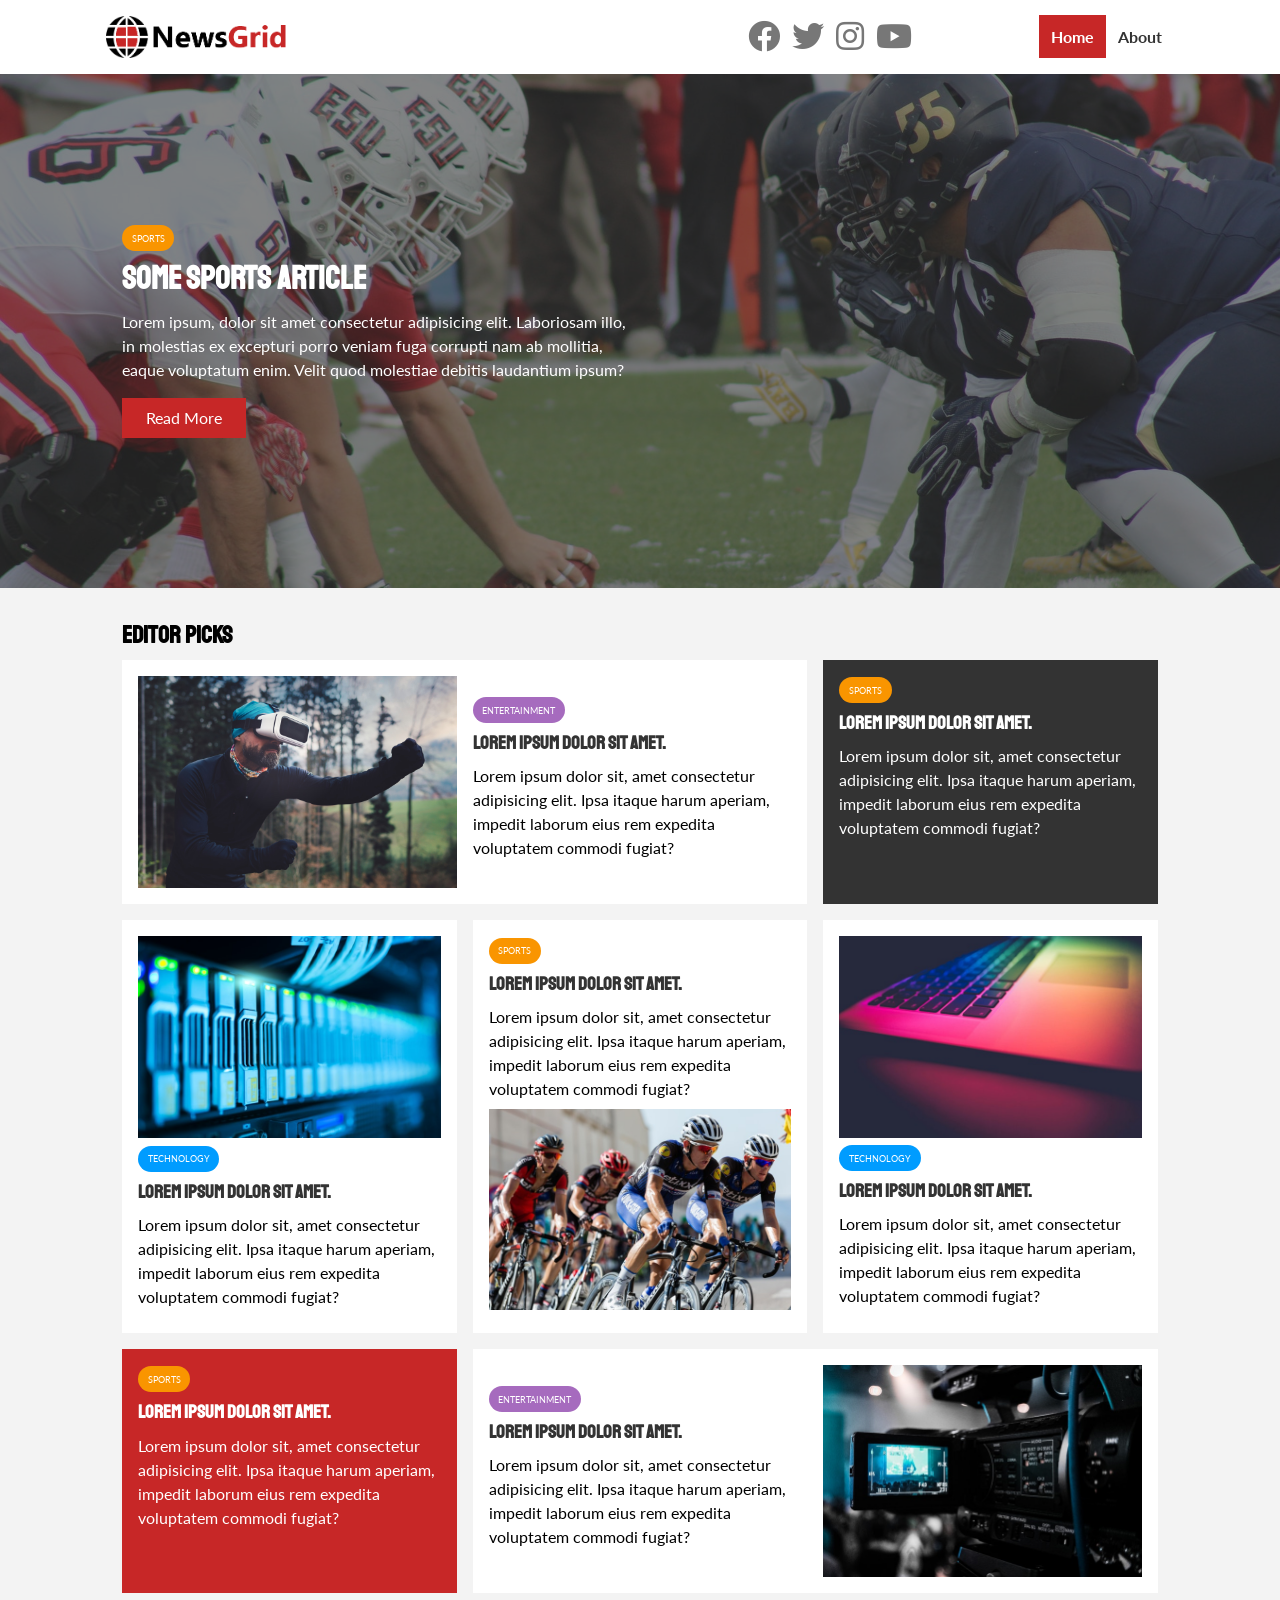
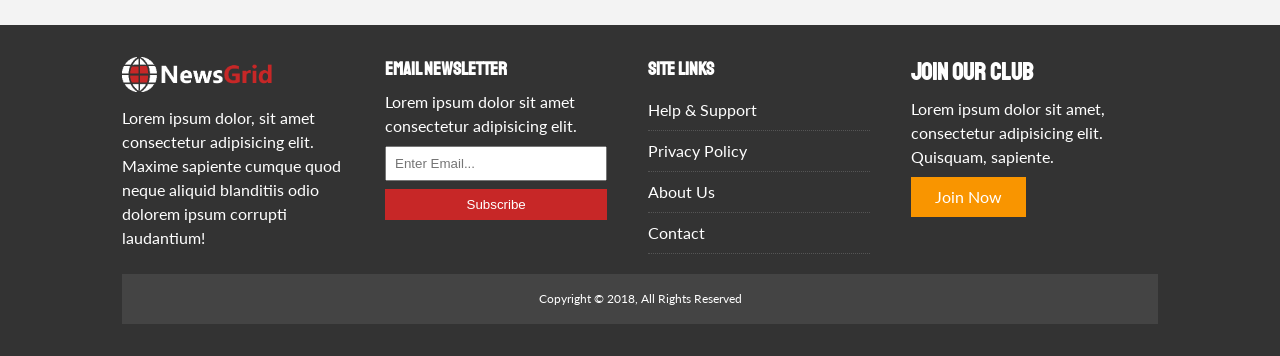
<file: index.html>
<!DOCTYPE html>
<html lang="en">

<head>
  <meta charset="UTF-8">
  <meta name="viewport" content="width=device-width, initial-scale=1.0">
  <meta http-equiv="X-UA-Compatible" content="ie=edge">
  <link rel="stylesheet" href="https://cdnjs.cloudflare.com/ajax/libs/font-awesome/5.11.2/css/all.css">
  <link href="https://fonts.googleapis.com/css?family=Lato|Staatliches&display=swap" rel="stylesheet">
  <link rel="stylesheet" href="css/style.css">
  <link rel="stylesheet" media="screen and (max-width:768px)" href="css/mobile.css">
  <link rel="shortcut icon" type="image/x-icon" href="favicon.ico">

  <title>NewsGrid | Latest News</title>
</head>

<body>
  <nav id="main-nav">
    <div class="container">
      <img src="img/logo.png" alt="NewsGrid" class="logo">
      <div class="social">
        <a href="http://facebook.com" target="_blank"><i class="fab fa-facebook fa-2x"></i></a>
        <a href="http://twitter.com/jossydadon" target="_blank"><i class="fab fa-twitter fa-2x"></i></a>
        <a href="http://instagram.com/iamjosephdaramola" target="_blank"><i class="fab fa-instagram fa-2x"></i></a>
        <a href="http://youtube.com" target="_blank"><i class="fab fa-youtube fa-2x"></i></a>
      </div>
      <ul>
        <li><a class="current" href="index.html">Home</a></li>
        <li><a href="about.html">About</a></li>
      </ul>
    </div>
  </nav>

  <!-- Showcase -->
  <header id="showcase">
    <div class="container">
      <div class="showcase-container">
        <div class="showcase-content">
          <div class="category category-sports">Sports
          </div>
          <h1>Some Sports Article</h1>
          <p>Lorem ipsum, dolor sit amet consectetur adipisicing elit. Laboriosam illo, in molestias ex excepturi
            porro veniam fuga corrupti nam ab mollitia, eaque voluptatum enim. Velit quod molestiae debitis laudantium
            ipsum?</p>
          <a href="article.html" class="btn btn-primary">Read More</a>
        </div>
      </div>
    </div>
  </header>

  <!-- Home Articles -->
  <section id="home-articles" class="py-2">
    <div class="container">
      <h2>Editor Picks</h2>
      <div class="articles-container">
        <article class="card">
          <img src="img/articles/ent1.jpg" alt="">
          <div class="">
            <div class="category category-ent">Entertainment</div>
            <h3>
              <a href="article.html">Lorem ipsum dolor sit amet.</a>
            </h3>
            <p>Lorem ipsum dolor sit, amet consectetur adipisicing elit. Ipsa itaque harum aperiam, impedit laborum eius
              rem expedita voluptatem commodi fugiat?</p>
          </div>
        </article>
        <article class="card bg-dark">
          <div class="category category-sports">Sports</div>
          <h3>
            <a href="article.html">Lorem ipsum dolor sit amet.</a>
          </h3>
          <p>Lorem ipsum dolor sit, amet consectetur adipisicing elit. Ipsa itaque harum aperiam, impedit laborum eius
            rem expedita voluptatem commodi fugiat?</p>
        </article>
        <article class="card">
          <img src="img/articles/tech1.jpg" alt="">
          <div class="category category-tech">Technology</div>
          <h3>
            <a href="article.html">Lorem ipsum dolor sit amet.</a>
          </h3>
          <p>Lorem ipsum dolor sit, amet consectetur adipisicing elit. Ipsa itaque harum aperiam, impedit laborum eius
            rem expedita voluptatem commodi fugiat?</p>
        </article>
        <article class="card">
          <div class="category category-sports">Sports</div>
          <h3>
            <a href="article.html">Lorem ipsum dolor sit amet.</a>
          </h3>
          <p>Lorem ipsum dolor sit, amet consectetur adipisicing elit. Ipsa itaque harum aperiam, impedit laborum eius
            rem expedita voluptatem commodi fugiat?</p>
          <img src="img/articles/sports1.jpg" alt="">
        </article>
        <article class="card">
          <img src="img/articles/tech2.jpg" alt="">
          <div class="category category-tech">Technology</div>
          <h3>
            <a href="article.html">Lorem ipsum dolor sit amet.</a>
          </h3>
          <p>Lorem ipsum dolor sit, amet consectetur adipisicing elit. Ipsa itaque harum aperiam, impedit laborum eius
            rem expedita voluptatem commodi fugiat?</p>
        </article>
        <article class="card bg-primary">
          <div class="category category-sports">Sports</div>
          <h3>
            <a href="article.html">Lorem ipsum dolor sit amet.</a>
          </h3>
          <p>Lorem ipsum dolor sit, amet consectetur adipisicing elit. Ipsa itaque harum aperiam, impedit laborum eius
            rem expedita voluptatem commodi fugiat?</p>
        </article>
        <article class="card">
          <div>
            <div class="category category-ent">Entertainment</div>
            <h3>
              <a href="article.html">Lorem ipsum dolor sit amet.</a>
            </h3>
            <p>Lorem ipsum dolor sit, amet consectetur adipisicing elit. Ipsa itaque harum aperiam, impedit laborum eius
              rem expedita voluptatem commodi fugiat?</p>
          </div>
          <img src="img/articles/ent2.jpg" alt="">
        </article>
      </div>
    </div>
  </section>

  <!-- Footer -->
  <footer id="main-footer" class="py-2">
    <div class="container footer-container">
      <div>
        <img src="img/logo_light.png" alt="NewsGrid">
        <p>Lorem ipsum dolor, sit amet consectetur adipisicing elit. Maxime sapiente cumque quod neque aliquid
          blanditiis odio dolorem ipsum corrupti laudantium!</p>
      </div>
      <div>
        <h3>Email Newsletter</h3>
        <p>Lorem ipsum dolor sit amet consectetur adipisicing elit.</p>
        <form name="contact" method='POST' netlify>
          <input type="email" name="email" placeholder="Enter Email...">
          <input type="submit" value="Subscribe" class="btn btn-primary">
        </form>
      </div>
      <div>
        <h3>Site Links</h3>
        <ul class="list">
          <li><a href="#">Help & Support</a></li>
          <li><a href="#">Privacy Policy</a></li>
          <li><a href="#">About Us</a></li>
          <li><a href="#">Contact</a></li>
        </ul>
      </div>
      <div>
        <h2>Join Our Club</h2>
        <p>Lorem ipsum dolor sit amet, consectetur adipisicing elit. Quisquam, sapiente.</p>
        <a href="" class="btn btn-secondary">Join Now</a>
      </div>
      <div>
        <p>Copyright &copy; 2018, All Rights Reserved</p>
      </div>
    </div>
  </footer>
</body>

</article>
</file>
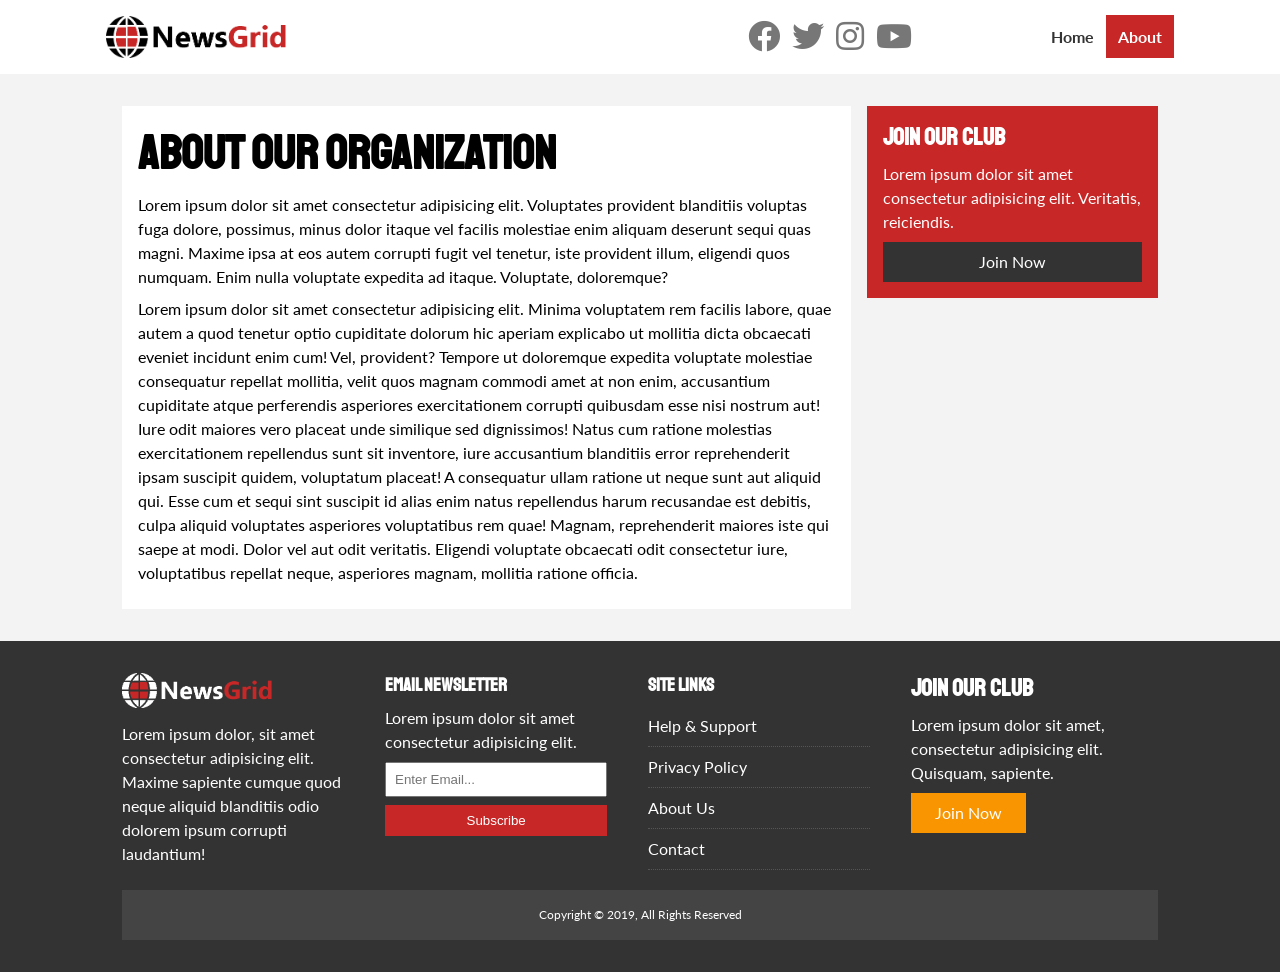
<file: about.html>
<!DOCTYPE html>
<html lang="en">

<head>
  <meta charset="UTF-8">
  <meta name="viewport" content="width=device-width, initial-scale=1.0">
  <meta http-equiv="X-UA-Compatible" content="ie=edge">
  <link rel="stylesheet" href="https://cdnjs.cloudflare.com/ajax/libs/font-awesome/5.11.2/css/all.css">
  <link href="https://fonts.googleapis.com/css?family=Lato|Staatliches&display=swap" rel="stylesheet">
  <link rel="stylesheet" href="css/style.css">
  <link rel="stylesheet" media="screen and (max-width:768px)" href="css/mobile.css">
  <link rel="shortcut icon" type="image/x-icon" href="favicon.ico">

  <title>NewsGrid | About</title>
</head>

<body>
  <nav id="main-nav">
    <div class="container">
      <img src="img/logo.png" alt="NewsGrid" class="logo">
      <div class="social">
        <a href="http://facebook.com" target="_blank"><i class="fab fa-facebook fa-2x"></i></a>
        <a href="http://twitter.com/jossydadon" target="_blank"><i class="fab fa-twitter fa-2x"></i></a>
        <a href="http://instagram.com/iamjosephdaramola" target="_blank"><i class="fab fa-instagram fa-2x"></i></a>
        <a href="http://youtube.com" target="_blank"><i class="fab fa-youtube fa-2x"></i></a>
      </div>
      <ul>
        <li><a href="index.html">Home</a></li>
        <li><a class="current" href="about.html">About</a></li>
      </ul>
    </div>
  </nav>

  <section id="about">
    <div class="container">
      <div class="page-container">
        <article class="card">
          <h1 class="l-heading">About Our Organization</h1>
          <p>Lorem ipsum dolor sit amet consectetur adipisicing elit. Voluptates provident blanditiis voluptas fuga
            dolore, possimus, minus dolor itaque vel facilis molestiae enim aliquam deserunt sequi quas magni. Maxime
            ipsa at eos autem corrupti fugit vel tenetur, iste provident illum, eligendi quos numquam. Enim nulla
            voluptate expedita ad itaque. Voluptate, doloremque?</p>
          <p>Lorem ipsum dolor sit amet consectetur adipisicing elit. Minima voluptatem rem facilis labore, quae autem a
            quod tenetur optio cupiditate dolorum hic aperiam explicabo ut mollitia dicta obcaecati eveniet incidunt
            enim cum! Vel, provident? Tempore ut doloremque expedita voluptate molestiae consequatur repellat mollitia,
            velit quos magnam commodi amet at non enim, accusantium cupiditate atque perferendis asperiores
            exercitationem corrupti quibusdam esse nisi nostrum aut! Iure odit maiores vero placeat unde similique sed
            dignissimos! Natus cum ratione molestias exercitationem repellendus sunt sit inventore, iure accusantium
            blanditiis error reprehenderit ipsam suscipit quidem, voluptatum placeat! A consequatur ullam ratione ut
            neque sunt aut aliquid qui. Esse cum et sequi sint suscipit id alias enim natus repellendus harum recusandae
            est debitis, culpa aliquid voluptates asperiores voluptatibus rem quae! Magnam, reprehenderit maiores iste
            qui saepe at modi. Dolor vel aut odit veritatis. Eligendi voluptate obcaecati odit consectetur iure,
            voluptatibus repellat neque, asperiores magnam, mollitia ratione officia.</p>
        </article>
        <aside class="card bg-primary">
          <h2>Join Our Club</h2>
          <p>Lorem ipsum dolor sit amet consectetur adipisicing elit. Veritatis, reiciendis.</p>
          <a href="" class="btn btn-dark btn-block">Join Now</a>
        </aside>
      </div>
    </div>
  </section>
  <!-- Footer -->
  <footer id="main-footer" class="py-2">
    <div class="container footer-container">
      <div>
        <img src="img/logo_light.png" alt="NewsGrid">
        <p>Lorem ipsum dolor, sit amet consectetur adipisicing elit. Maxime sapiente cumque quod neque aliquid
          blanditiis odio dolorem ipsum corrupti laudantium!</p>
      </div>
      <div>
        <h3>Email Newsletter</h3>
        <p>Lorem ipsum dolor sit amet consectetur adipisicing elit.</p>
        <form name="contact" method='POST' netlify>
          <input type="email" name="email" placeholder="Enter Email...">
          <input type="submit" value="Subscribe" class="btn btn-primary">
        </form>
      </div>
      <div>
        <h3>Site Links</h3>
        <ul class="list">
          <li><a href="#">Help & Support</a></li>
          <li><a href="#">Privacy Policy</a></li>
          <li><a href="#">About Us</a></li>
          <li><a href="#">Contact</a></li>
        </ul>
      </div>
      <div>
        <h2>Join Our Club</h2>
        <p>Lorem ipsum dolor sit amet, consectetur adipisicing elit. Quisquam, sapiente.</p>
        <a href="" class="btn btn-secondary">Join Now</a>
      </div>
      <div>
        <p>Copyright &copy; 2019, All Rights Reserved</p>
      </div>
    </div>
  </footer>
</body>
</file>
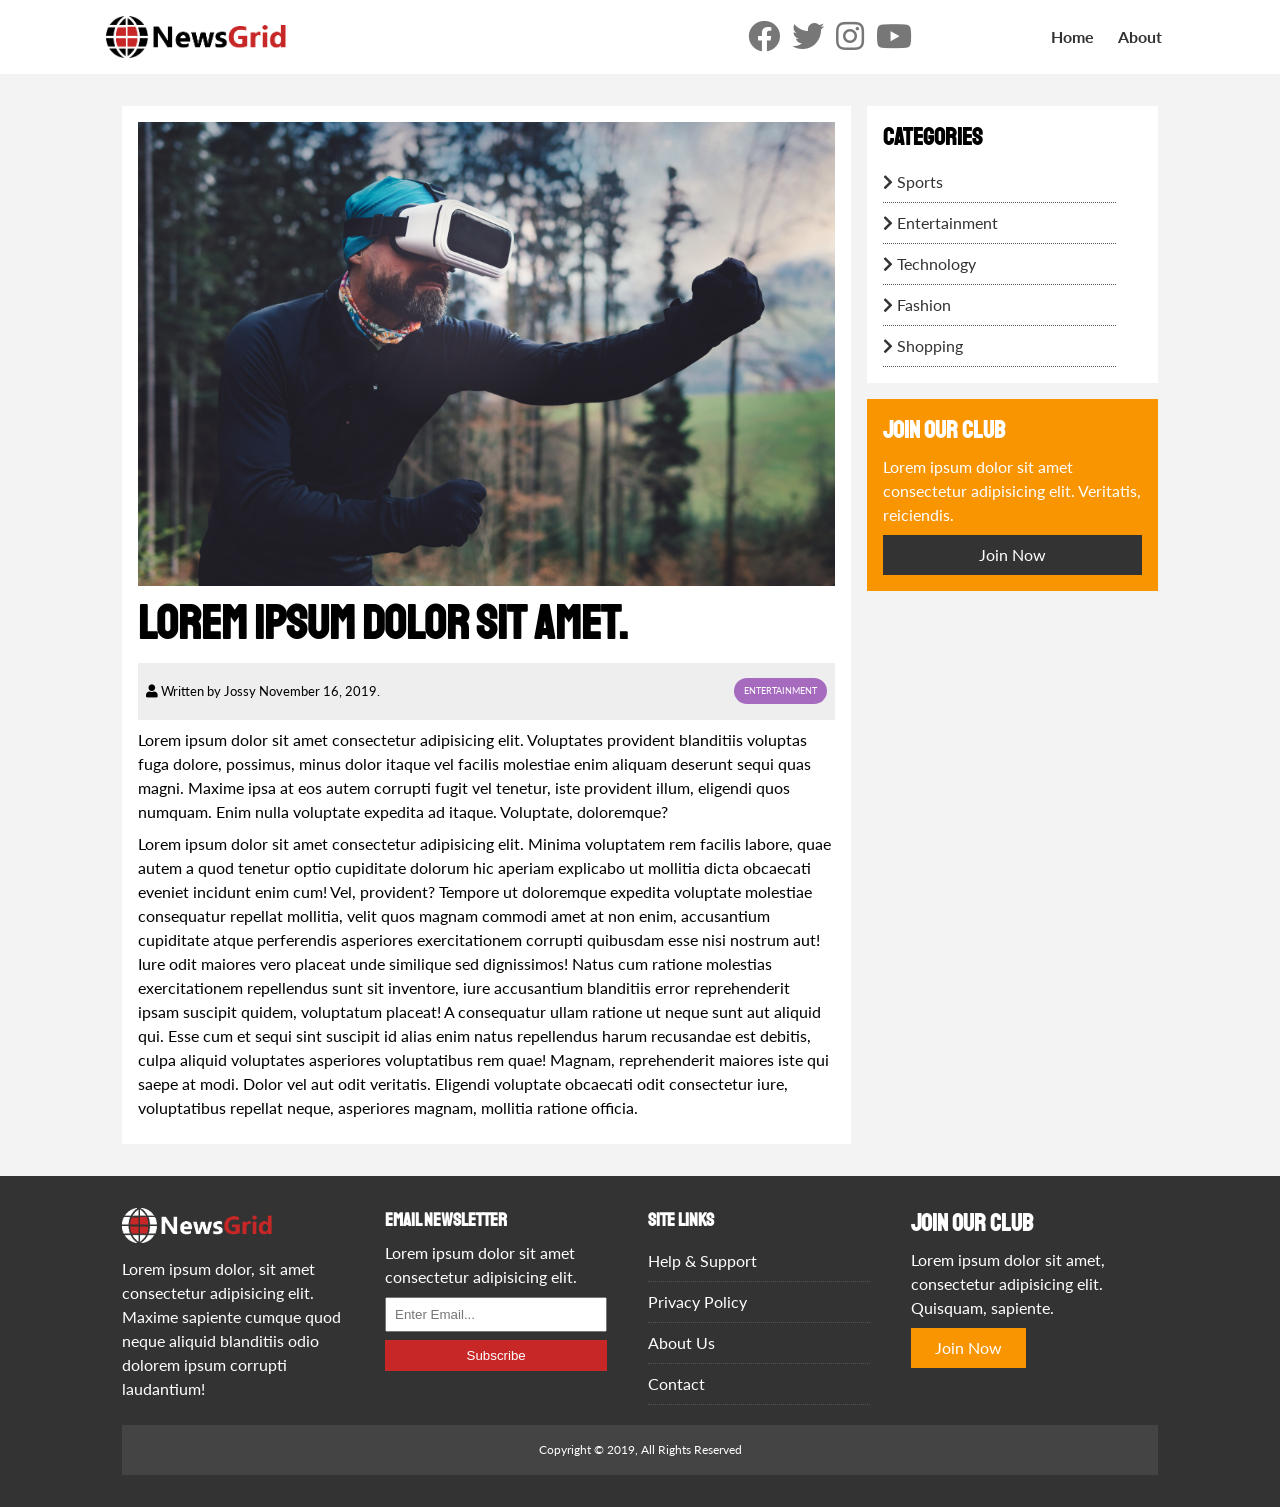
<file: article.html>
<!DOCTYPE html>
<html lang="en">

<head>
  <meta charset="UTF-8">
  <meta name="viewport" content="width=device-width, initial-scale=1.0">
  <meta http-equiv="X-UA-Compatible" content="ie=edge">
  <link rel="stylesheet" href="https://cdnjs.cloudflare.com/ajax/libs/font-awesome/5.11.2/css/all.css">
  <link href="https://fonts.googleapis.com/css?family=Lato|Staatliches&display=swap" rel="stylesheet">
  <link rel="stylesheet" href="css/style.css">
  <link rel="stylesheet" media="screen and (max-width:768px)" href="css/mobile.css">
  <link rel="shortcut icon" type="image/x-icon" href="favicon.ico">

  <title>NewsGrid | Latest News</title>
</head>

<body>
  <nav id="main-nav">
    <div class="container">
      <img src="img/logo.png" alt="NewsGrid" class="logo">
      <div class="social">
        <a href="http://facebook.com" target="_blank"><i class="fab fa-facebook fa-2x"></i></a>
        <a href="http://twitter.com/jossydadon" target="_blank"><i class="fab fa-twitter fa-2x"></i></a>
        <a href="http://instagram.com/iamjosephdaramola" target="_blank"><i class="fab fa-instagram fa-2x"></i></a>
        <a href="http://youtube.com" target="_blank"><i class="fab fa-youtube fa-2x"></i></a>
      </div>
      <ul>
        <li><a href="index.html">Home</a></li>
        <li><a href="about.html">About</a></li>
      </ul>
    </div>
  </nav>

  <section id="article">
    <div class="container">
      <div class="page-container">
        <article class="card">
          <img src="img/articles/ent1.jpg" alt="">
          <h1 class="l-heading">Lorem ipsum dolor sit amet.</h1>
          <div class="meta">
            <small>
              <i class="fas fa-user"></i> Written by Jossy November 16, 2019.
            </small>
            <div class="category category-ent">Entertainment</div>
          </div>
          <p>Lorem ipsum dolor sit amet consectetur adipisicing elit. Voluptates provident blanditiis voluptas fuga
            dolore, possimus, minus dolor itaque vel facilis molestiae enim aliquam deserunt sequi quas magni. Maxime
            ipsa at eos autem corrupti fugit vel tenetur, iste provident illum, eligendi quos numquam. Enim nulla
            voluptate expedita ad itaque. Voluptate, doloremque?</p>
          <p>Lorem ipsum dolor sit amet consectetur adipisicing elit. Minima voluptatem rem facilis labore, quae autem a
            quod tenetur optio cupiditate dolorum hic aperiam explicabo ut mollitia dicta obcaecati eveniet incidunt
            enim cum! Vel, provident? Tempore ut doloremque expedita voluptate molestiae consequatur repellat mollitia,
            velit quos magnam commodi amet at non enim, accusantium cupiditate atque perferendis asperiores
            exercitationem corrupti quibusdam esse nisi nostrum aut! Iure odit maiores vero placeat unde similique sed
            dignissimos! Natus cum ratione molestias exercitationem repellendus sunt sit inventore, iure accusantium
            blanditiis error reprehenderit ipsam suscipit quidem, voluptatum placeat! A consequatur ullam ratione ut
            neque sunt aut aliquid qui. Esse cum et sequi sint suscipit id alias enim natus repellendus harum recusandae
            est debitis, culpa aliquid voluptates asperiores voluptatibus rem quae! Magnam, reprehenderit maiores iste
            qui saepe at modi. Dolor vel aut odit veritatis. Eligendi voluptate obcaecati odit consectetur iure,
            voluptatibus repellat neque, asperiores magnam, mollitia ratione officia.</p>
        </article>

        <aside id="categories" class="card">
          <h2>Categories</h2>
          <ul class="list">
            <li><a href="#"><i class="fas fa-chevron-right"></i> Sports</a></li>
            <li><a href="#"><i class="fas fa-chevron-right"></i> Entertainment</a></li>
            <li><a href="#"><i class="fas fa-chevron-right"></i> Technology</a></li>
            <li><a href="#"><i class="fas fa-chevron-right"></i> Fashion</a></li>
            <li><a href="#"><i class="fas fa-chevron-right"></i> Shopping</a></li>
          </ul>
        </aside>
        <aside class="card bg-secondary">
          <h2>Join Our Club</h2>
          <p>Lorem ipsum dolor sit amet consectetur adipisicing elit. Veritatis, reiciendis.</p>
          <a href="" class="btn btn-dark btn-block">Join Now</a>
        </aside>
      </div>
    </div>
  </section>
  <!-- Footer -->
  <footer id="main-footer" class="py-2">
    <div class="container footer-container">
      <div>
        <img src="img/logo_light.png" alt="NewsGrid">
        <p>Lorem ipsum dolor, sit amet consectetur adipisicing elit. Maxime sapiente cumque quod neque aliquid
          blanditiis odio dolorem ipsum corrupti laudantium!</p>
      </div>
      <div>
        <h3>Email Newsletter</h3>
        <p>Lorem ipsum dolor sit amet consectetur adipisicing elit.</p>
        <form name="contact" method='POST' netlify>
          <input type="email" name="email" placeholder="Enter Email...">
          <input type="submit" value="Subscribe" class="btn btn-primary">
        </form>
      </div>
      <div>
        <h3>Site Links</h3>
        <ul class="list">
          <li><a href="#">Help & Support</a></li>
          <li><a href="#">Privacy Policy</a></li>
          <li><a href="#">About Us</a></li>
          <li><a href="#">Contact</a></li>
        </ul>
      </div>
      <div>
        <h2>Join Our Club</h2>
        <p>Lorem ipsum dolor sit amet, consectetur adipisicing elit. Quisquam, sapiente.</p>
        <a href="" class="btn btn-secondary">Join Now</a>
      </div>
      <div>
        <p>Copyright &copy; 2019, All Rights Reserved</p>
      </div>
    </div>
  </footer>
</body>
</file>
<file: css/style.css>
:root {
  --primary-color: #c72727;
  --secondary-color: #f99500;
  --light-color: #f3f3f3;
  --dark-color: #333;
  --max-width: 1100px;
}

.category {
  --sports-color: #f99500;
  --ent-color: #a66bbe;
  --tech-color: #009cff;
}

* {
  margin: 0;
  padding: 0;
  box-sizing: border-box;
}

body {
  font-family: 'Lato', sans-serif;
  line-height: 1.5;
  background: var(--light-color);
}

a {
  color: var(--dark-color);
  text-decoration: none;
}

ul {
  list-style: none;
}

img {
  width: 100%;
}

p {
  margin: .5rem 0;
}

h1,
h2,
h3,
h4,
h5,
h6 {
  font-family: 'Staatliches', cursive;
  margin-bottom: .55rem;
  line-height: 1.3;
}

/* Utilities */
.container {
  max-width: var(--max-width);
  margin: auto;
  padding: 0 2rem;
  overflow: hidden;
}

.category {
  display: inline-block;
  color: #fff;
  font-size: .55rem;
  text-transform: uppercase;
  padding: 0.4rem 0.6rem;
  border-radius: 15px;
  margin-bottom: 0.5rem;
}

.category-sports {
  background: var(--sports-color);
}

.category-ent {
  background: var(--ent-color);
}

.category-tech {
  background: var(--tech-color);
}

.btn {
  display: inline-block;
  border: none;
  background: var(--dark-color);
  color: #fff;
  padding: 0.5rem 1.5rem;
}

.btn-light {
  background: var(--light-color);
}

.btn-primary {
  background: var(--primary-color);
}

.btn-secondary {
  background: var(--secondary-color);
}

.btn-block {
  display: block;
  width: 100%;
  text-align: center;
}

.btn:hover {
  opacity: 0.9;
}

.card {
  background: #fff;
  padding: 1rem;
}

.bg-dark {
  background: var(--dark-color);
  color: #fff;
}

.bg-primary {
  background: var(--primary-color);
  color: #fff;
}

.bg-secondary {
  background: var(--secondary-color);
  color: #fff;
}

.bg-dark h1,
.bg-dark h2,
.bg-dark h3,
.bg-dark a,
.bg-primary h1,
.bg-primary h2,
.bg-primary h3,
.bg-primary a,
.bg-secondary h1,
.bg-secondary h2,
.bg-secondary h3,
.bg-secondary a {
  color: #fff;
}

.py-1 {
  padding: 1.5rem 0;
}

.py-2 {
  padding: 2rem 0;
}

.py-3 {
  padding: 3rem 0;
}

.p-1 {
  padding: 1.5rem;
}

.p-2 {
  padding: 2rem;
}

.p-3 {
  padding: 3rem;
}

.l-heading {
  font-size: 3rem;
}

.list li {
  padding: .5rem 0;
  border-bottom: #555 dotted 1px;
  width: 90%;
}

.list li a:hover {
  color: var(--primary-color) !important;
}

/* Inner Page Grid Container */
.page-container {
  display: grid;
  grid-template-columns: 5fr 2fr;
  margin: 2rem 0;
  grid-gap: 1rem
}

.page-container>*:first-child {
  grid-row: 1 / span 3;
}

/* Navigation */
#main-nav {
  background: #fff;
  position: sticky;
  top: 0;
  z-index: 2;
}

#main-nav .container {
  display: grid;
  grid-template-columns: 6fr 3fr 2fr;
  padding: 1rem;
  align-items: center;
}

#main-nav .logo {
  width: 180px;
}

#main-nav ul {
  justify-self: end;
  display: flex;
}

#main-nav ul li a {
  padding: 0.75rem;
  font-weight: bold;
}

#main-nav ul li a.current {
  background: var(--primary-color);
  color: #fff;
}

#main-nav ul li a:hover {
  background: var(--light-color);
  color: var(--dark-color);
}

#main-nav .social {
  justify-self: center;
}

#main-nav .social i {
  color: #777;
  margin-right: .5rem;
}

/* Showcase */
#showcase {
  color: #fff;
  background: #333;
  padding: 2rem;
  position: relative;
}

#showcase::before {
  content: '';
  background: url('../img/featured.jpg') no-repeat center center/cover;
  position: absolute;
  top: 0;
  left: 0;
  width: 100%;
  height: 100%;
  opacity: 0.4;
}

#showcase .showcase-container {
  display: grid;
  grid-template-columns: repeat(2, 1fr);
  justify-content: center;
  align-items: center;
  height: 50vh;
}

#showcase .showcase-content {
  z-index: 2;
}

#showcase .showcase-content p {
  margin-bottom: 1rem;
}

/* Home Articles */
#home-articles .articles-container {
  display: grid;
  grid-template-columns: repeat(3, 1fr);
  grid-gap: 1rem;
}


#home-articles .articles-container>*:first-child {
  display: grid;
  grid-template-columns: repeat(2, 1fr);
  grid-gap: 1rem;
  align-items: center;
  grid-column: 1 / span 2;
}

#home-articles .articles-container>*:last-child {
  display: grid;
  grid-template-columns: repeat(2, 1fr);
  grid-gap: 1rem;
  align-items: center;
  grid-column: 2 / span 2;
}

#article .meta {
  display: flex;
  justify-content: space-between;
  align-items: center;
  background: #eee;
  padding: 0.5rem;
}

#article .meta .category {
  margin-top: 0.4rem;
}

/* Footer */
#main-footer {
  background: var(--dark-color);
  color: #fff;
}

#main-footer img {
  width: 150px;
}

#main-footer a {
  color: #fff;
}

#main-footer .footer-container {
  display: grid;
  grid-template-columns: repeat(4, 1fr);
  grid-gap: 1rem;
}

#main-footer .footer-container>*:last-child {
  background: #444;
  grid-column: 1 / span 4;
  text-align: center;
  padding: .5rem;
  font-size: 0.75rem;
}

#main-footer .footer-container input[type='email'] {
  width: 90%;
  padding: 0.5rem;
  margin-bottom: 0.5rem;
}

#main-footer .footer-container input[type='submit'] {
  width: 90%;
  cursor: pointer;
}
</file>
<file: css/mobile.css>
/* Navigation */
#main-nav .social {
  display: none;
}

#main-nav .container {
  grid-template-columns: 1fr;
  grid-gap: 1.2rem;
}

#main-nav ul,
#main-nav .logo {
  justify-self: center;
}

#main-nav ul li a {
  padding: 0.5rem;
}

#home-articles .articles-container {
  grid-template-columns: repeat(2, 1fr);
}

#home-articles .articles-container *:first-child,
#home-articles .articles-container *:last-child {
  grid-template-columns: 1fr;
  grid-column: 1;
}

@media(max-width: 600px) {

  /* Stack Grid Items */
  #showcase .showcase-container,
  #home-articles .articles-container,
  #main-footer .footer-container {
    grid-template-columns: 1fr;
  }

  #main-footer .footer-container>*:last-child {
    grid-column: 1;

  }

  #main-footer .footer-container>*:first-child,
  #main-footer .footer-container>*:last-child(2) {
    border-bottom: #444 dotted 1px;
    padding-bottom: 1rem;
  }

  .page-container {
    grid-template-columns: 1fr;
    text-align: center;
  }

  .page-container>*:first-child {
    grid-row: 1;
  }

  .l-heading {
    font-size: 2rem;
  }
}
</file>
